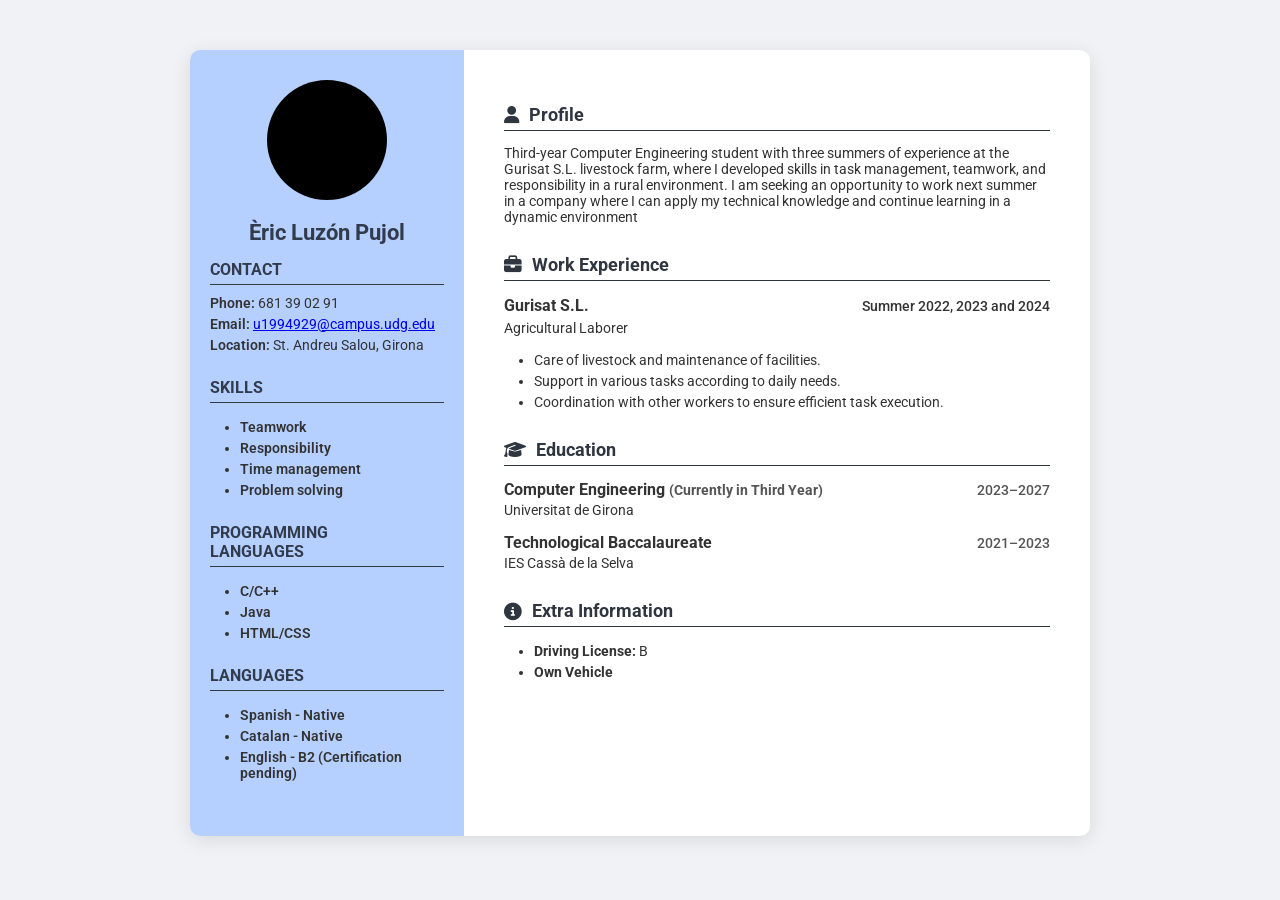
<file: index.html>
<!DOCTYPE html>
<html>

<head>
    <meta charset="UTF-8">
    <title>CVÈricLuzón</title>
    <link rel="stylesheet" href="CVStyle.css">
    <link rel="stylesheet" href="https://cdnjs.cloudflare.com/ajax/libs/font-awesome/6.5.0/css/all.min.css">  <!-- Import to use icons for the maincontent titles -->
</head>

<body>
    <div class="MainPage">   <!-- MainPage definition -->
        <div class="Sidebar">      <!-- Sidebar to show auxiliar data-->
            <div class="Photo"> <!-- If I put a real photo goes here --> </div>  
            <div class="Name">
                <h1>Èric Luzón Pujol</h1>
            </div>
            <div class="AuxData"> 
                <h2>CONTACT</h2>
                <p><b>Phone:</b> 681 39 02 91</p>
                <p><b>Email:</b> 
                    <a href="mailto:u1994929@campus.udg.edu">u1994929@campus.udg.edu</a>    <!-- Reference to the email -->
                </p>
                <p><b>Location:</b> St. Andreu Salou, Girona</p>
            </div>
            <div class="AuxData">
                <h2>SKILLS</h2>
                <ul>  <!-- Table to show the skills -->
                    <b>  <!-- All content bold -->
                    <li>Teamwork</li>
                    <li>Responsibility</li>
                    <li>Time management</li>
                    <li>Problem solving</li>
                    </b>
                </ul>
            </div>
            <div class="AuxData">
                <h2>PROGRAMMING <br>LANGUAGES</h2>  <!-- Programming Languages shows written in two lines -->
                <ul>
                    <b>
                    <li>C/C++</li>
                    <li>Java</li>
                    <li>HTML/CSS</li>
                    </b>
                </ul>
            </div>
            <div class="AuxData">
                <h2>LANGUAGES</h2>
                <ul>
                    <b>
                    <li>Spanish - Native</li>
                    <li>Catalan - Native</li>
                    <li>English - B2 (Certification pending)</li>
                    </b>
                </ul>
            </div>
        </div>

        <main class="MainContent">
            <section class="bloc">
                <h2><i class="fa-solid fa-user"></i> Profile</h2>  <!-- <i class="fa-solid fa-user"> shows the user icon -->
                <p>Third-year Computer Engineering student with three summers of 
                    experience at the Gurisat S.L. livestock farm, where I developed 
                    skills in task management, teamwork, and responsibility in a rural 
                    environment. I am seeking an opportunity to work next summer in a 
                    company where I can apply my technical knowledge and continue learning 
                    in a dynamic environment
                </p>
            </section>
            <section class="bloc">
                <h2>
                    <i class="fa-solid fa-briefcase"></i> 
                    Work Experience
                </h2>
                <div class="JobHeader">
                    <h3>Gurisat S.L.</h3>
                    <span class="JobDate">Summer 2022, 2023 and 2024</span>  <!-- Aligne the dates on the rightside of the screen -->
                </div>
                <p class="JobTitle">Agricultural Laborer</p>
                <ul>
                    <li>Care of livestock and maintenance of facilities.</li>
                    <li>Support in various tasks according to daily needs.</li>
                    <li>Coordination with other workers to ensure efficient task execution.</li>
                </ul>
            </section>
            <section class="bloc">
                <h2><i class="fa-solid fa-graduation-cap"></i> Education</h2>
                <div class="EduItem">
                    <div class="EduHeader">
                        <h3>Computer Engineering <span>(Currently in Third Year)</span></h3>   <!-- <span>(Currently in Third Year)</span> so it does not show as a title -->
                        <span class="EduDate">2023–2027</span>    <!-- Aligne the dates on the rightside of the screen -->
                    </div>
                    <p>Universitat de Girona</p>
                </div>

                <div class="EduItem">
                    <div class="EduHeader">
                        <h3>Technological Baccalaureate</h3>
                        <span class="EduDate">2021–2023</span>    <!-- Aligne the dates on the rightside of the screen -->
                    </div>
                    <p>IES Cassà de la Selva</p>
                </div>
            </section>
            <section class="bloc">
                <h2><i class="fa-solid fa-circle-info"></i> Extra Information</h2>
                <ul class="ExtraList">
                    <li><b>Driving License:</b> B</li>
                    <li><b>Own Vehicle</b></li>
                </ul>
            </section>
        </main>
    </div>
</body>
</html>
</file>
<file: CVStyle.css>
@import url('https://fonts.googleapis.com/css2?family=Roboto&display=swap');       /* Import to be able to use the Roboto font thype */

body {
    font-family: "Roboto", sans-serif;    
    background-color: #f0f2f5;
    margin: 0;
    color: #333;
}

.MainPage {
    display: flex;
    max-width: 900px;
    margin: 50px auto;
    background: #fff;
    border-radius: 10px;
    overflow: hidden;
    box-shadow: 0 4px 20px rgba(0,0,0,0.1);
}

.Sidebar {
    background-color: #B5CFFF;  
    width: 30%;
    padding: 30px 20px;
}

.Photo {
  width: 120px;
  height: 120px;
  background-color: #000;    
  background-size: cover;
  background-position: center;
  margin: 0 auto 20px auto;
  border-radius: 50%;        /* Makes the photo a circle */
}

.Name {
    text-align: center;
    margin-top: 10px;
}

.Name h1 {
    font-size: 22px;
    font-weight: bold;
    color: #323B4C;
}


.AuxData {
    margin-bottom: 25px;
}

.AuxData p {
  font-size: 14px;     /* Smaller text size for the subsections content */
  margin: 5px 0;
}

.AuxData b{
  font-weight: 600;
}

.AuxData h2 {
    font-size: 1em;
    margin-bottom: 10px;
    border-bottom: 1px solid #323B4C;
    padding-bottom: 5px;
    color: #323B4C;
}

.AuxData ul {
  list-style-type: disc;     /* Shows dots at every table element */
  margin-left: 20px;       /* Table margins size */
  padding-left: 10px;      
}

.AuxData li {
  margin-bottom: 5px;       
  font-size: 14px;          
}

.MainContent {
    width: 70%;
    padding: 40px;
}
 
.MainContent p {
    font-size: 14px; 
    margin: 5px 0;
}

.bloc {
    margin-bottom: 30px;
}

.bloc h2 {
    font-size: 1.1em;
    color: #2f3640;
    border-bottom: 1px solid #2f3640;
    padding-bottom: 5px;
    display: flex;
    align-items: center;
    gap: 10px;
}

.bloc ul {
  list-style-type: disc;     
  margin-left: 20px;        
  padding-left: 10px;        
}

.bloc li {
  margin-bottom: 5px;      
  font-size: 14px;          
}

.JobHeader {
  display: flex;
  justify-content: space-between;     /* Aligns the company name in the left and the dates in the right */
  align-items: baseline;
}

.JobHeader h3 {
  margin: 0;
  font-size: 16px;
  font-weight: bold;
}

.JobDate {
  font-size: 14px;
  font-weight: 500;
}


.EduItem {
    margin-bottom: 15px;
}

.EduHeader {
    display: flex;
    justify-content: space-between;
    align-items: baseline;
}

.EduHeader h3 {
    font-weight: bold;
    font-size: 16px;
    margin: 0;
}

.EduHeader span {
    font-size: 14px;
    color: #555;
}

.EduDate {
    font-weight: 500;
    color: #333;
}

.EduItem p {
    margin: 3px 0 0 0;
    font-size: 14px;
    color: #333;
}
</file>
